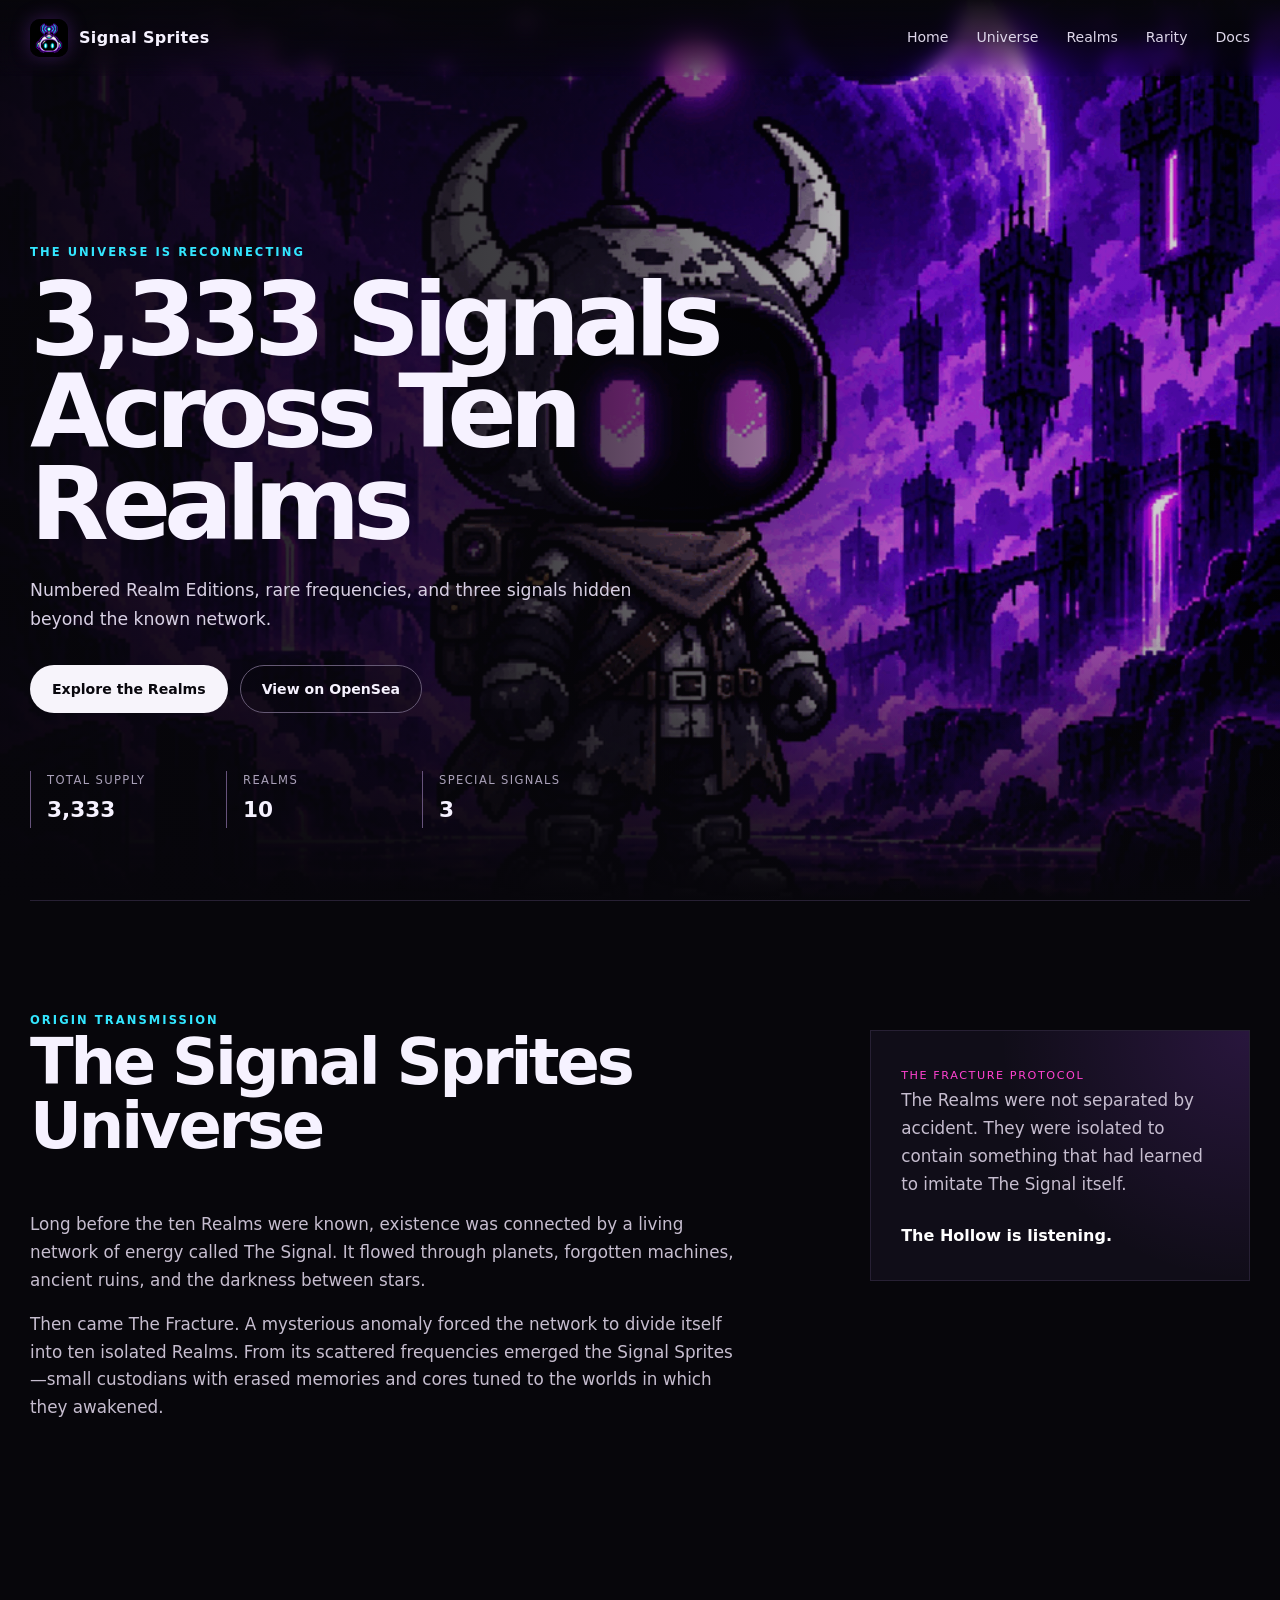
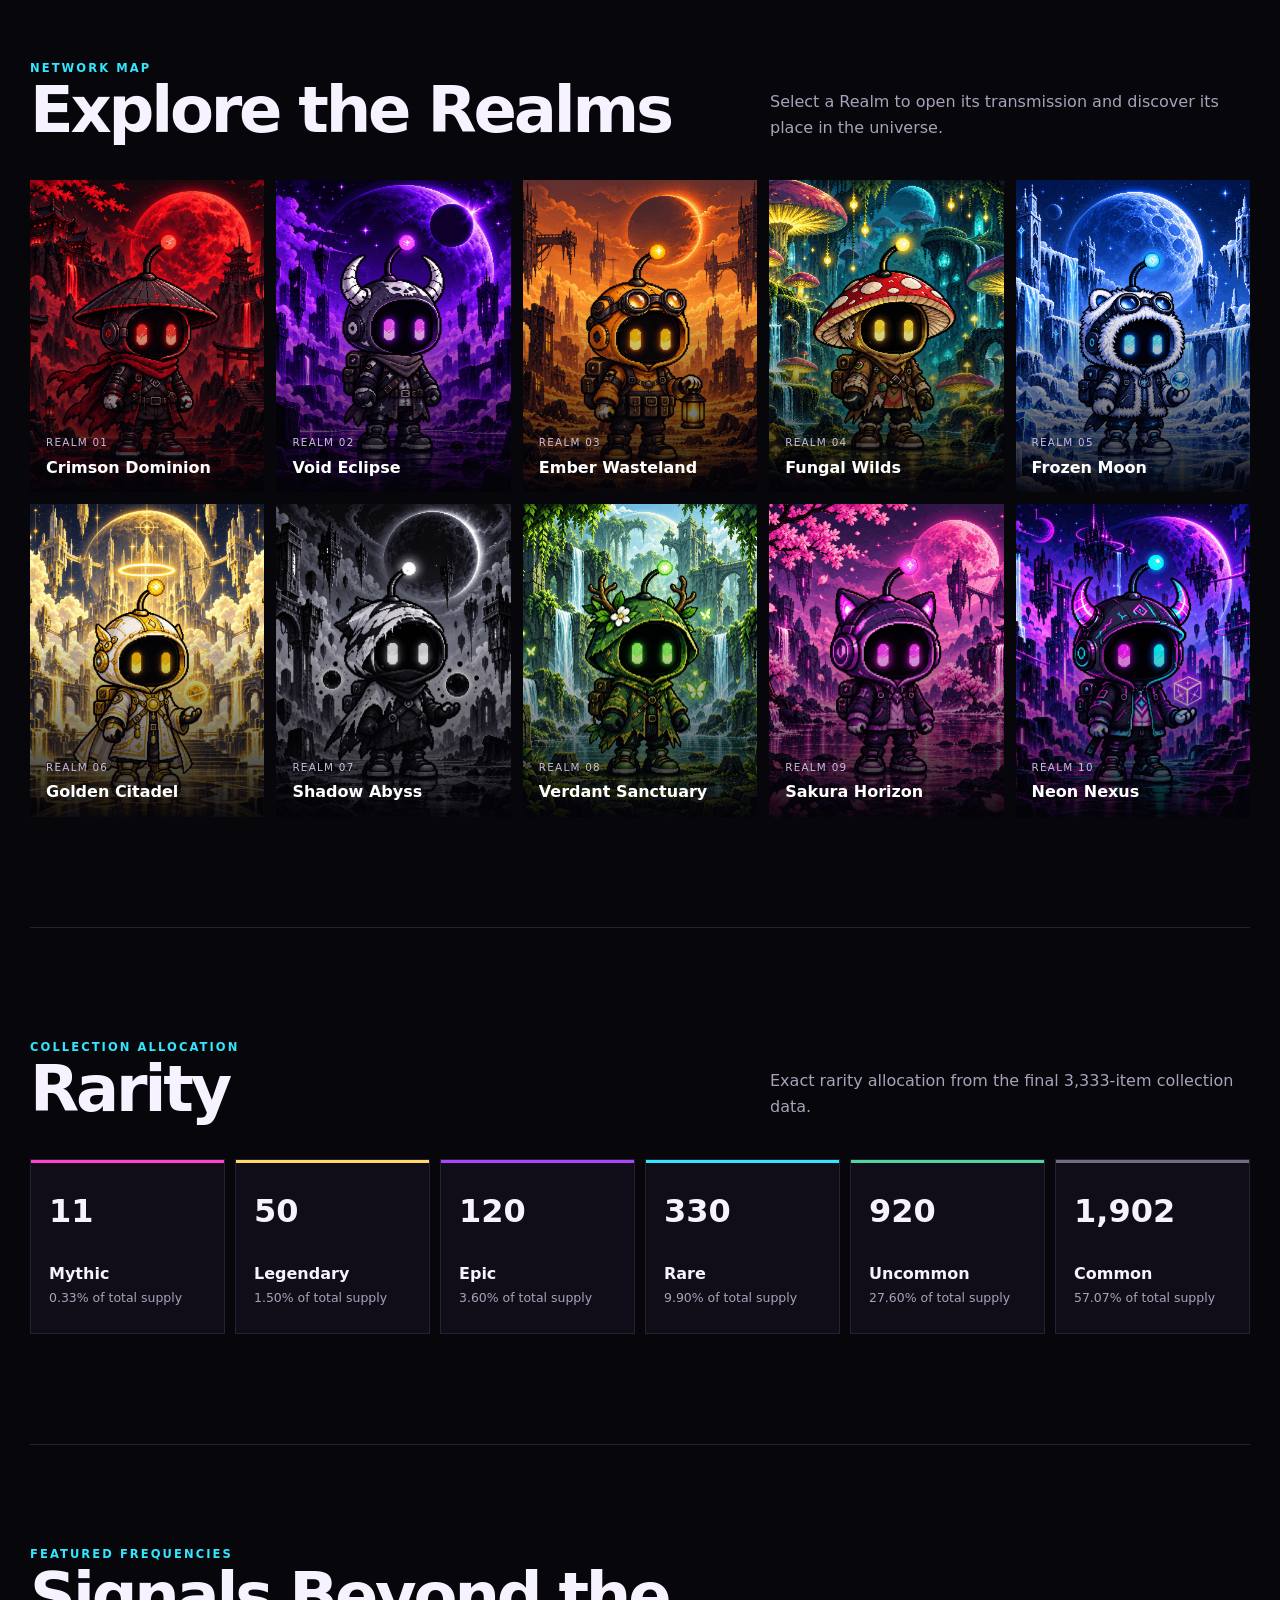
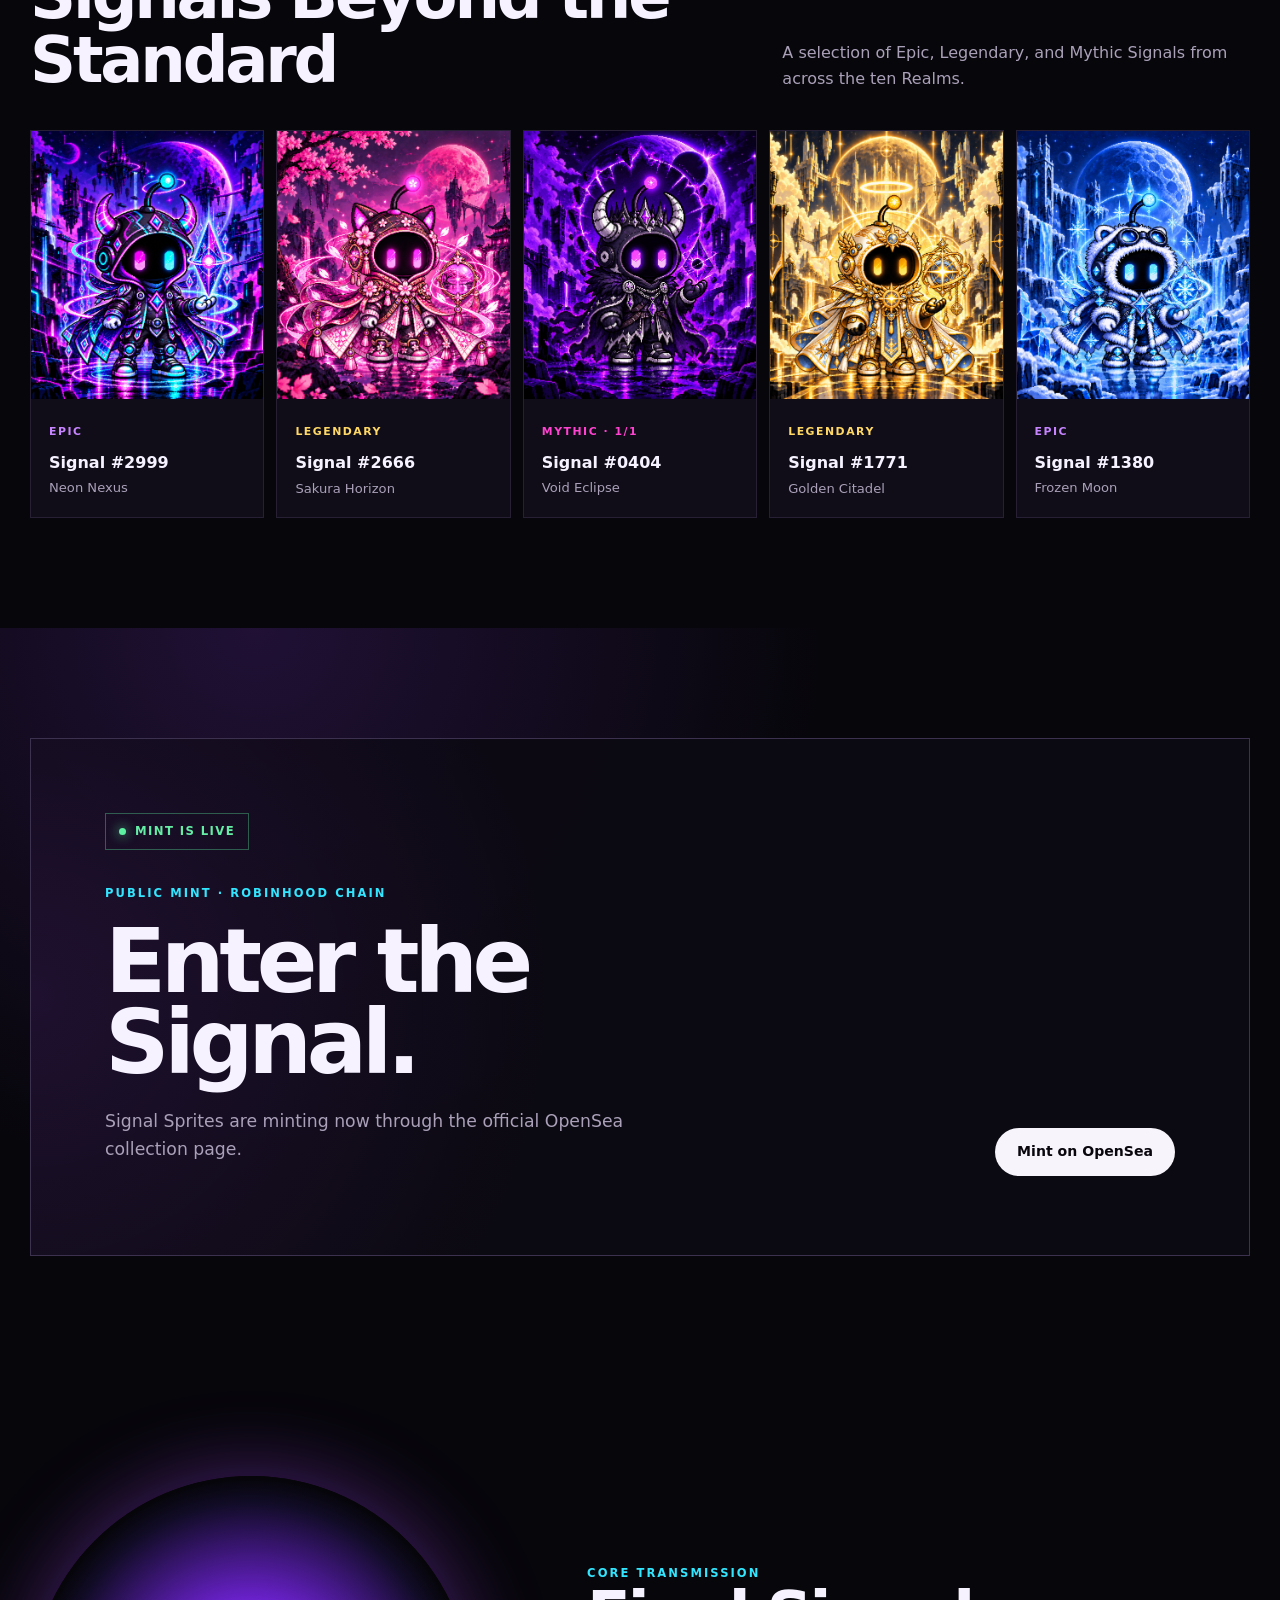
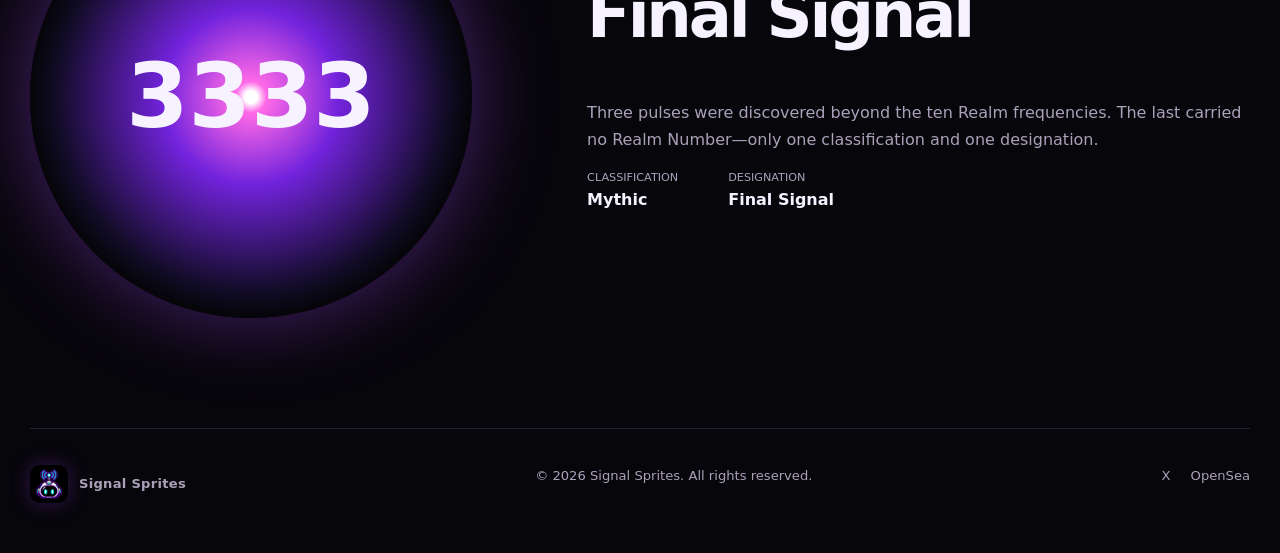
<file: index.html>
<!doctype html>
<html lang="en">
<head>
  <meta charset="utf-8">
  <meta name="viewport" content="width=device-width,initial-scale=1">
  <meta name="theme-color" content="#07060b">
  <meta name="description" content="Signal Sprites is a collection of 3,333 numbered signals across ten interconnected realms.">
  <title>Signal Sprites — The Universe</title>
  <link rel="icon" type="image/png" href="signal-sprites-icon-final.png">
  <link rel="stylesheet" href="styles.css">
  <link rel="stylesheet" href="live.css">
</head>
<body>
  <header class="site-header">
    <a class="brand" href="#top" aria-label="Signal Sprites home"><img class="brand-icon" src="signal-sprites-icon-final.png" alt="">Signal Sprites</a>
    <button class="menu-toggle" aria-expanded="false" aria-controls="site-nav">Menu</button>
    <nav id="site-nav" aria-label="Primary navigation">
      <a href="#top">Home</a>
      <a href="#universe">Universe</a>
      <a href="#realms">Realms</a>
      <a href="#rarity">Rarity</a>
      <a href="roadmap.html">Docs</a>
    </nav>
  </header>

  <main id="top">
    <section class="hero" aria-labelledby="hero-title">
      <img class="hero-image" src="02-void-eclipse.png" alt="Void Eclipse Realm">
      <div class="hero-shade"></div>
      <div class="hero-content">
        <p class="eyebrow">The universe is reconnecting</p>
        <h1 id="hero-title">3,333 Signals<br>Across Ten Realms</h1>
        <p class="hero-copy">Numbered Realm Editions, rare frequencies, and three signals hidden beyond the known network.</p>
        <div class="hero-actions">
          <a class="button primary" href="#realms">Explore the Realms</a>
          <a class="button secondary" href="https://opensea.io/collection/signal-sprites/overview" target="_blank" rel="noreferrer">View on OpenSea</a>
        </div>
        <dl class="hero-stats">
          <div><dt>Total Supply</dt><dd>3,333</dd></div>
          <div><dt>Realms</dt><dd>10</dd></div>
          <div><dt>Special Signals</dt><dd>3</dd></div>
        </dl>
      </div>
    </section>

    <section class="section universe" id="universe">
      <div class="section-label">Origin Transmission</div>
      <div class="story-grid">
        <div>
          <h2>The Signal Sprites Universe</h2>
          <p>Long before the ten Realms were known, existence was connected by a living network of energy called The Signal. It flowed through planets, forgotten machines, ancient ruins, and the darkness between stars.</p>
          <p>Then came The Fracture. A mysterious anomaly forced the network to divide itself into ten isolated Realms. From its scattered frequencies emerged the Signal Sprites—small custodians with erased memories and cores tuned to the worlds in which they awakened.</p>
        </div>
        <div class="story-callout">
          <span>THE FRACTURE PROTOCOL</span>
          <p>The Realms were not separated by accident. They were isolated to contain something that had learned to imitate The Signal itself.</p>
          <strong>The Hollow is listening.</strong>
        </div>
      </div>
    </section>

    <section class="section" id="realms">
      <div class="section-heading">
        <div><div class="section-label">Network Map</div><h2>Explore the Realms</h2></div>
        <p>Select a Realm to open its transmission and discover its place in the universe.</p>
      </div>
      <div class="realm-grid" id="realm-grid"></div>
    </section>

    <section class="section rarity-section" id="rarity">
      <div class="section-heading">
        <div><div class="section-label">Collection Allocation</div><h2>Rarity</h2></div>
        <p>Exact rarity allocation from the final 3,333-item collection data.</p>
      </div>

      <div class="rarity-grid" aria-label="Signal Sprites rarity allocation">
        <article class="rarity mythic"><span>11</span><h3>Mythic</h3><p>0.33% of total supply</p></article>
        <article class="rarity legendary"><span>50</span><h3>Legendary</h3><p>1.50% of total supply</p></article>
        <article class="rarity epic"><span>120</span><h3>Epic</h3><p>3.60% of total supply</p></article>
        <article class="rarity rare"><span>330</span><h3>Rare</h3><p>9.90% of total supply</p></article>
        <article class="rarity uncommon"><span>920</span><h3>Uncommon</h3><p>27.60% of total supply</p></article>
        <article class="rarity common"><span>1,902</span><h3>Common</h3><p>57.07% of total supply</p></article>
      </div>

    </section>

    <section class="section featured-section" id="featured">
      <div class="section-heading">
        <div><div class="section-label">Featured Frequencies</div><h2>Signals Beyond the Standard</h2></div>
        <p>A selection of Epic, Legendary, and Mythic Signals from across the ten Realms.</p>
      </div>
      <div class="featured-grid" aria-label="Featured Signal Sprites">
        <article class="featured-card epic-card"><img src="R10-neon-nexus-epic.png" alt="Epic Signal Sprite from Neon Nexus" loading="lazy"><div><span>Epic</span><h3>Signal #2999</h3><p>Neon Nexus</p></div></article>
        <article class="featured-card legendary-card"><img src="R09-sakura-horizon-legendary.png" alt="Legendary Signal Sprite from Sakura Horizon" loading="lazy"><div><span>Legendary</span><h3>Signal #2666</h3><p>Sakura Horizon</p></div></article>
        <article class="featured-card mythic-card"><img src="realm-02-void-eclipse-mythic-1of1.png" alt="Mythic one-of-one Signal Sprite from Void Eclipse" loading="lazy"><div><span>Mythic · 1/1</span><h3>Signal #0404</h3><p>Void Eclipse</p></div></article>
        <article class="featured-card legendary-card"><img src="R06-golden-citadel-legendary.png" alt="Legendary Signal Sprite from Golden Citadel" loading="lazy"><div><span>Legendary</span><h3>Signal #1771</h3><p>Golden Citadel</p></div></article>
        <article class="featured-card epic-card"><img src="R05-frozen-moon-epic.png" alt="Epic Signal Sprite from Frozen Moon" loading="lazy"><div><span>Epic</span><h3>Signal #1380</h3><p>Frozen Moon</p></div></article>
      </div>
    </section>

    <section class="section mint-section" id="mint">
      <div class="mint-card">
        <div class="live-mint-copy">
          <div class="live-status"><span></span>Mint Is Live</div>
          <div class="section-label">Public Mint · Robinhood Chain</div>
          <h2>Enter the Signal.</h2>
          <p>Signal Sprites are minting now through the official OpenSea collection page.</p>
        </div>
        <a class="button primary live-mint-button" href="https://opensea.io/collection/signal-sprites/overview" target="_blank" rel="noreferrer">Mint on OpenSea</a>
      </div>
    </section>

    <section class="section final-signal">
      <div class="signal-orb">3333</div>
      <div><div class="section-label">Core Transmission</div><h2>Final Signal</h2><p>Three pulses were discovered beyond the ten Realm frequencies. The last carried no Realm Number—only one classification and one designation.</p><dl><div><dt>Classification</dt><dd>Mythic</dd></div><div><dt>Designation</dt><dd>Final Signal</dd></div></dl></div>
    </section>
  </main>

  <footer>
    <a class="brand" href="#top"><img class="brand-icon" src="signal-sprites-icon-final.png" alt="">Signal Sprites</a>
    <p>© 2026 Signal Sprites. All rights reserved.</p>
    <div><a href="https://x.com/SignalSprites" target="_blank" rel="noreferrer">X</a><a href="https://opensea.io/collection/signal-sprites/overview" target="_blank" rel="noreferrer">OpenSea</a></div>
  </footer>

  <dialog id="realm-dialog" aria-labelledby="dialog-title">
    <button class="dialog-close" aria-label="Close Realm transmission">Close</button>
    <div class="dialog-media"><img id="dialog-image" alt=""></div>
    <div class="dialog-copy"><p class="section-label" id="dialog-number"></p><h2 id="dialog-title"></h2><div id="dialog-lore"></div><div class="dialog-meta"><span id="dialog-signal"></span></div></div>
  </dialog>
  <script src="app.js"></script>
</body>
</html>
</file>
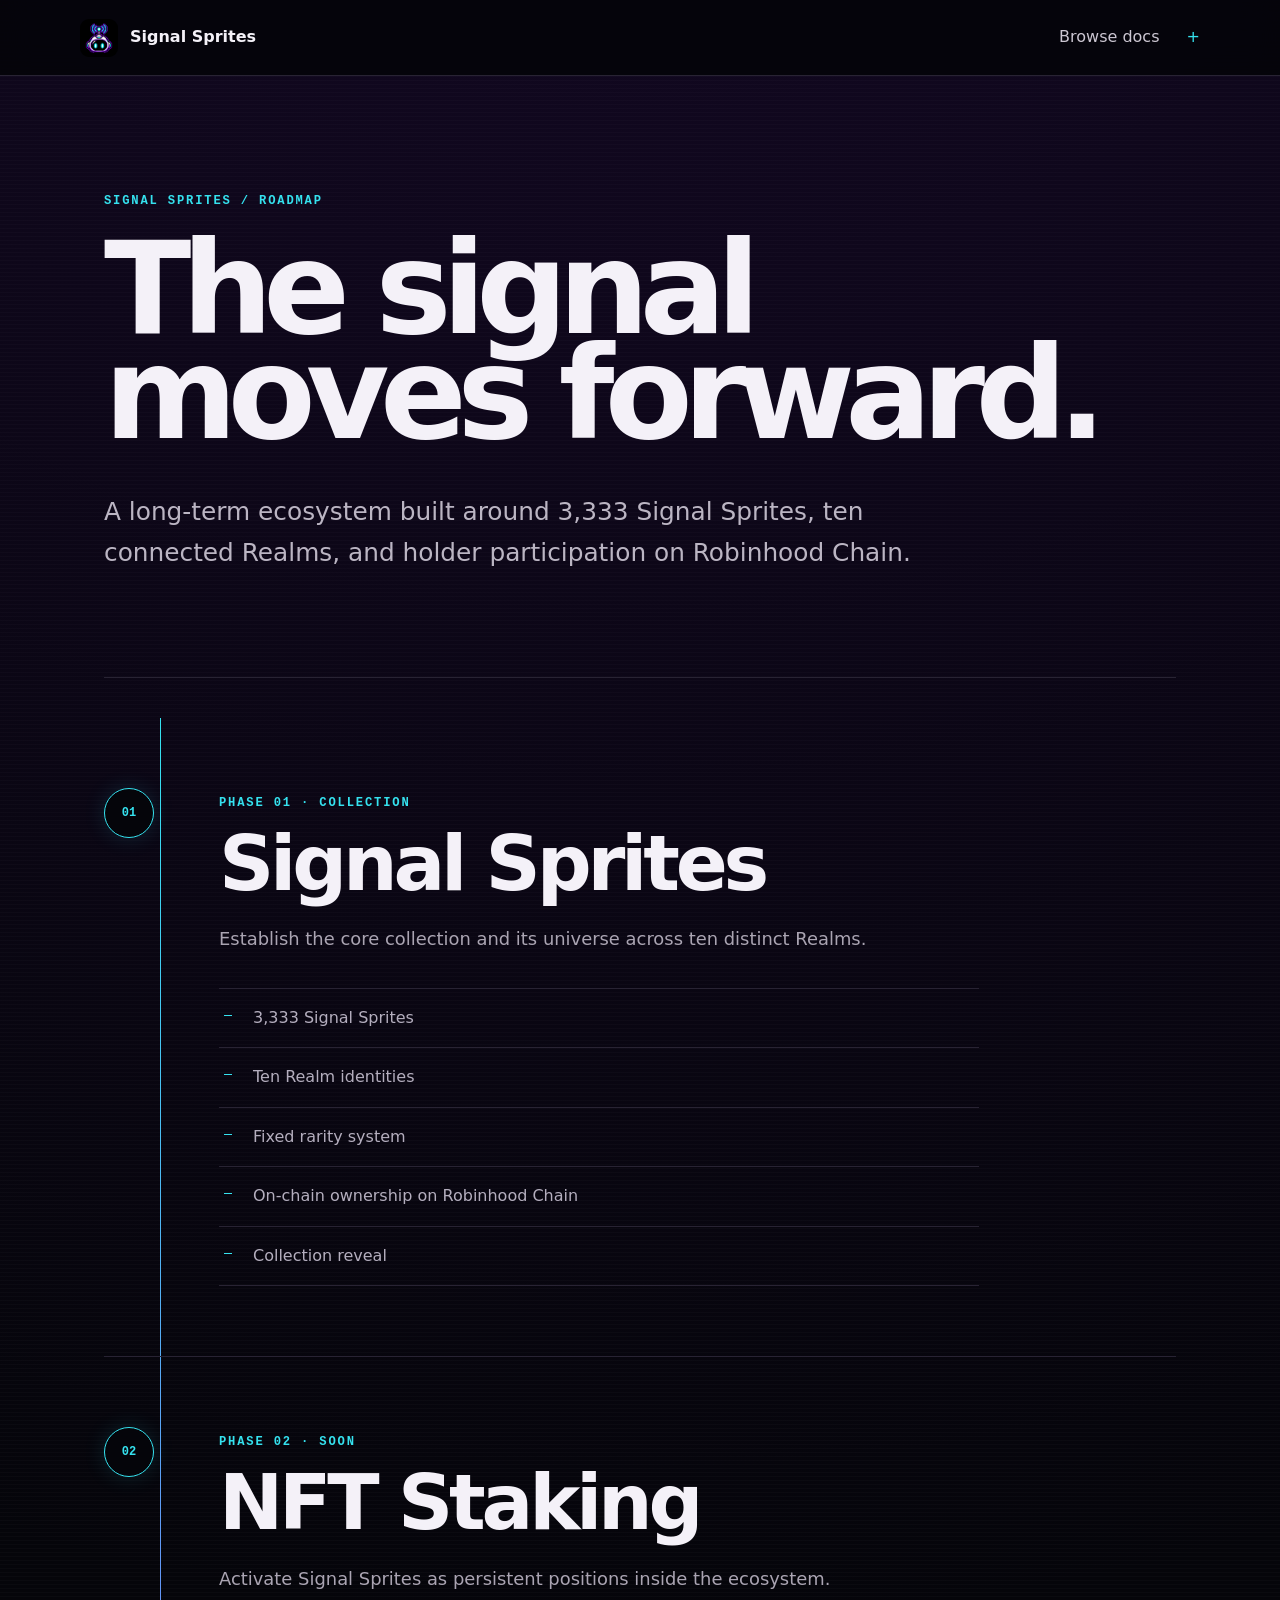
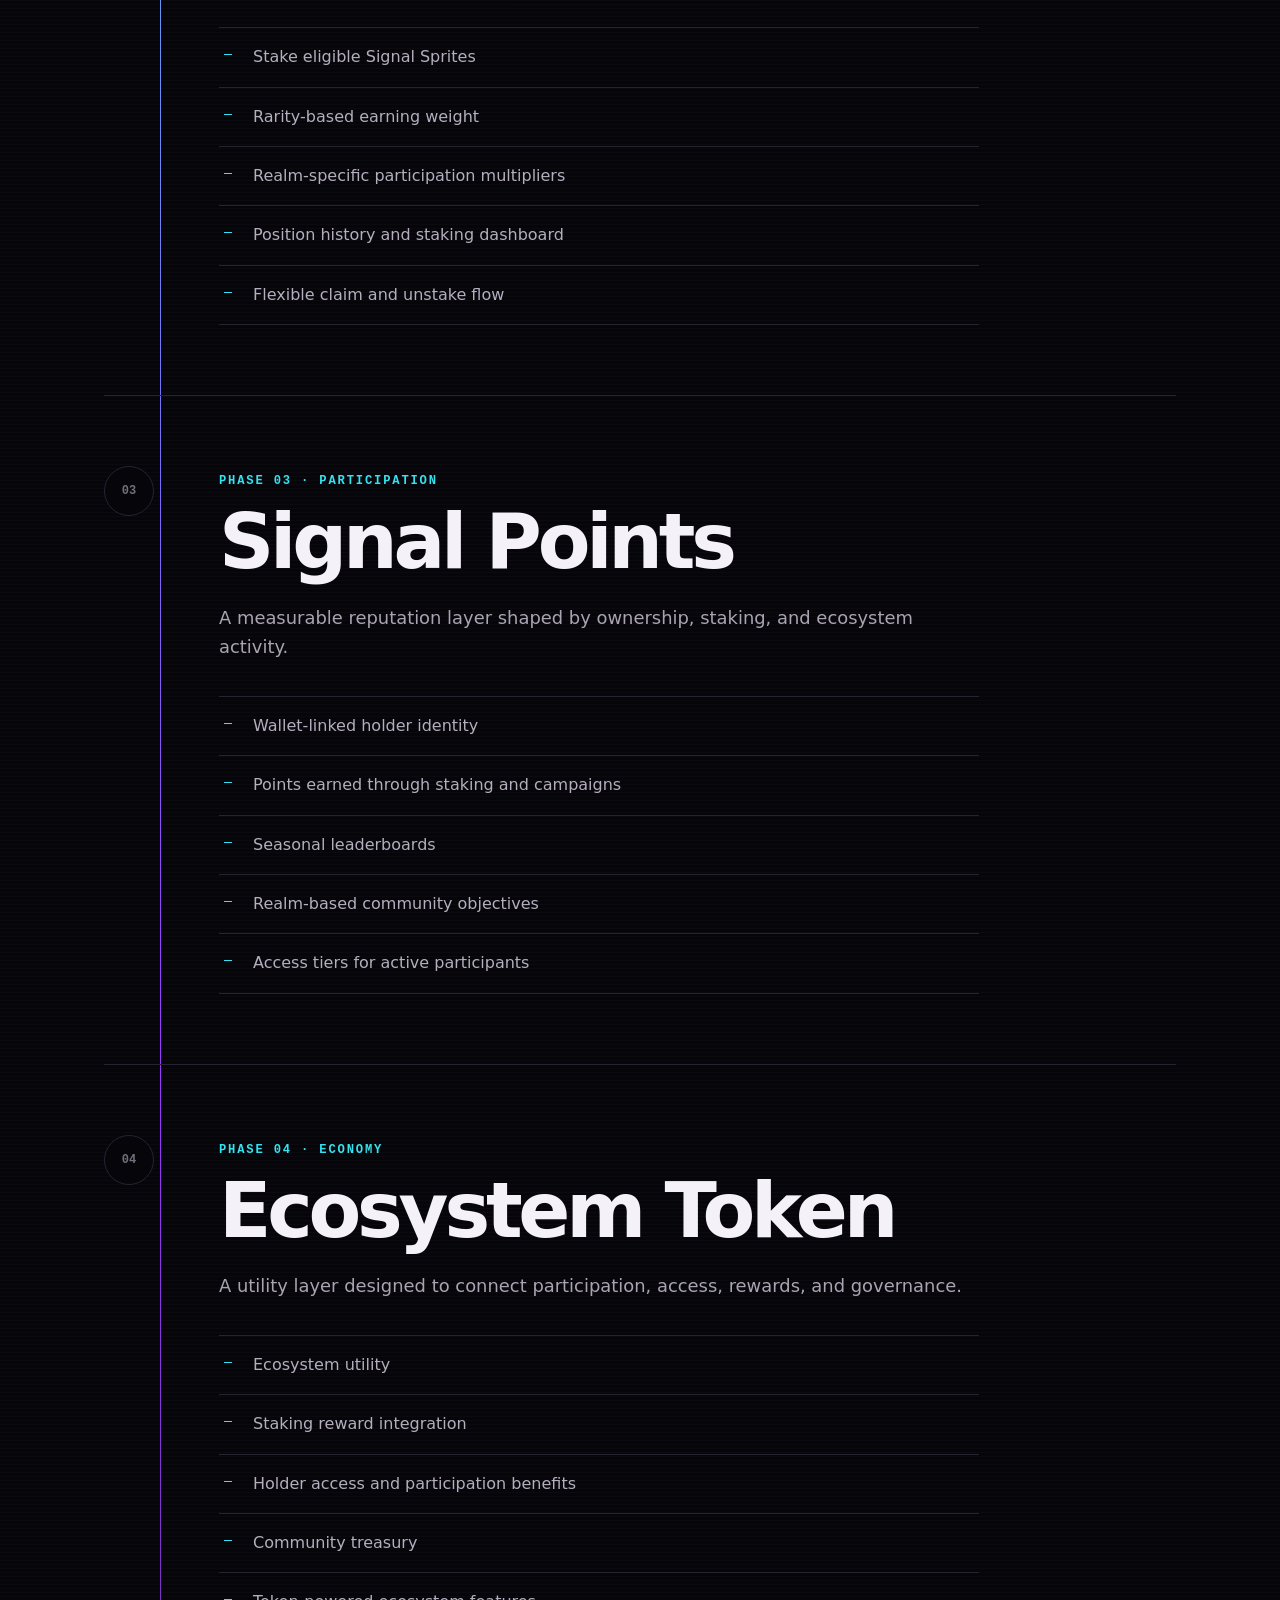
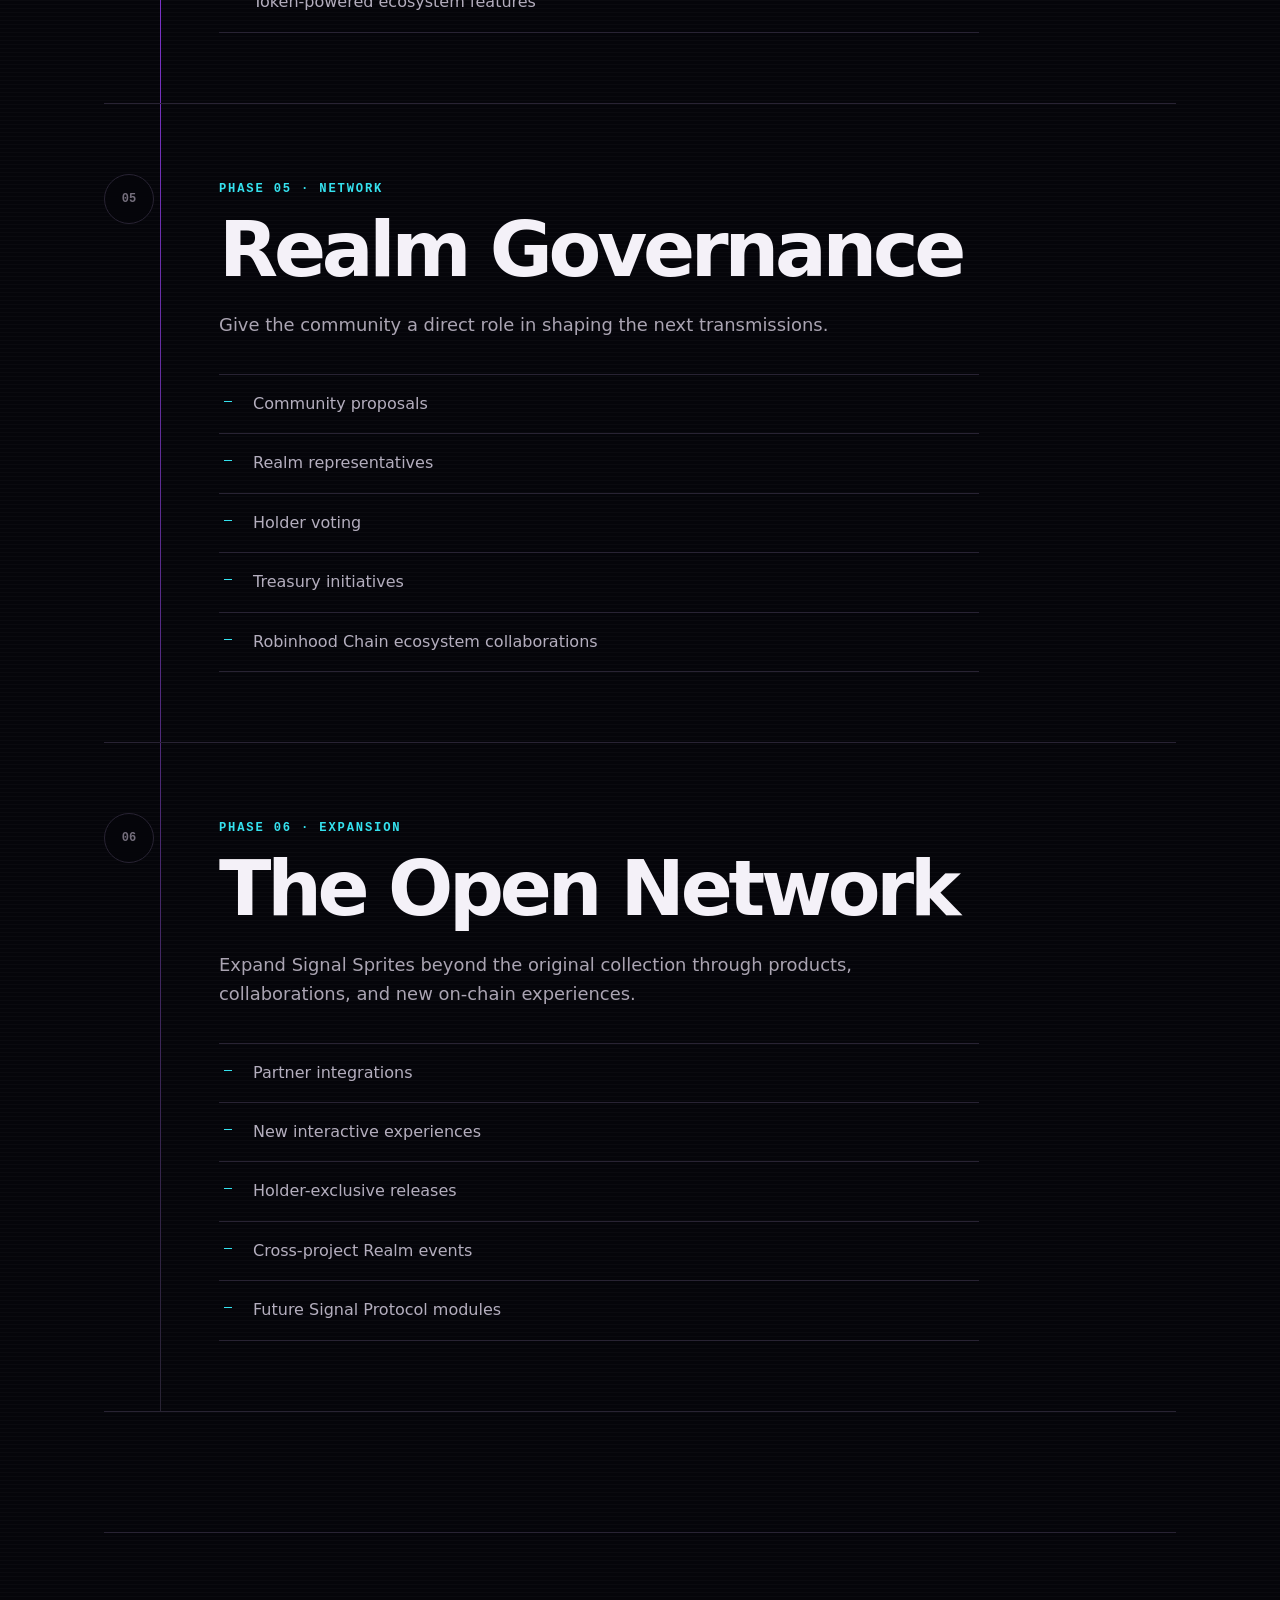
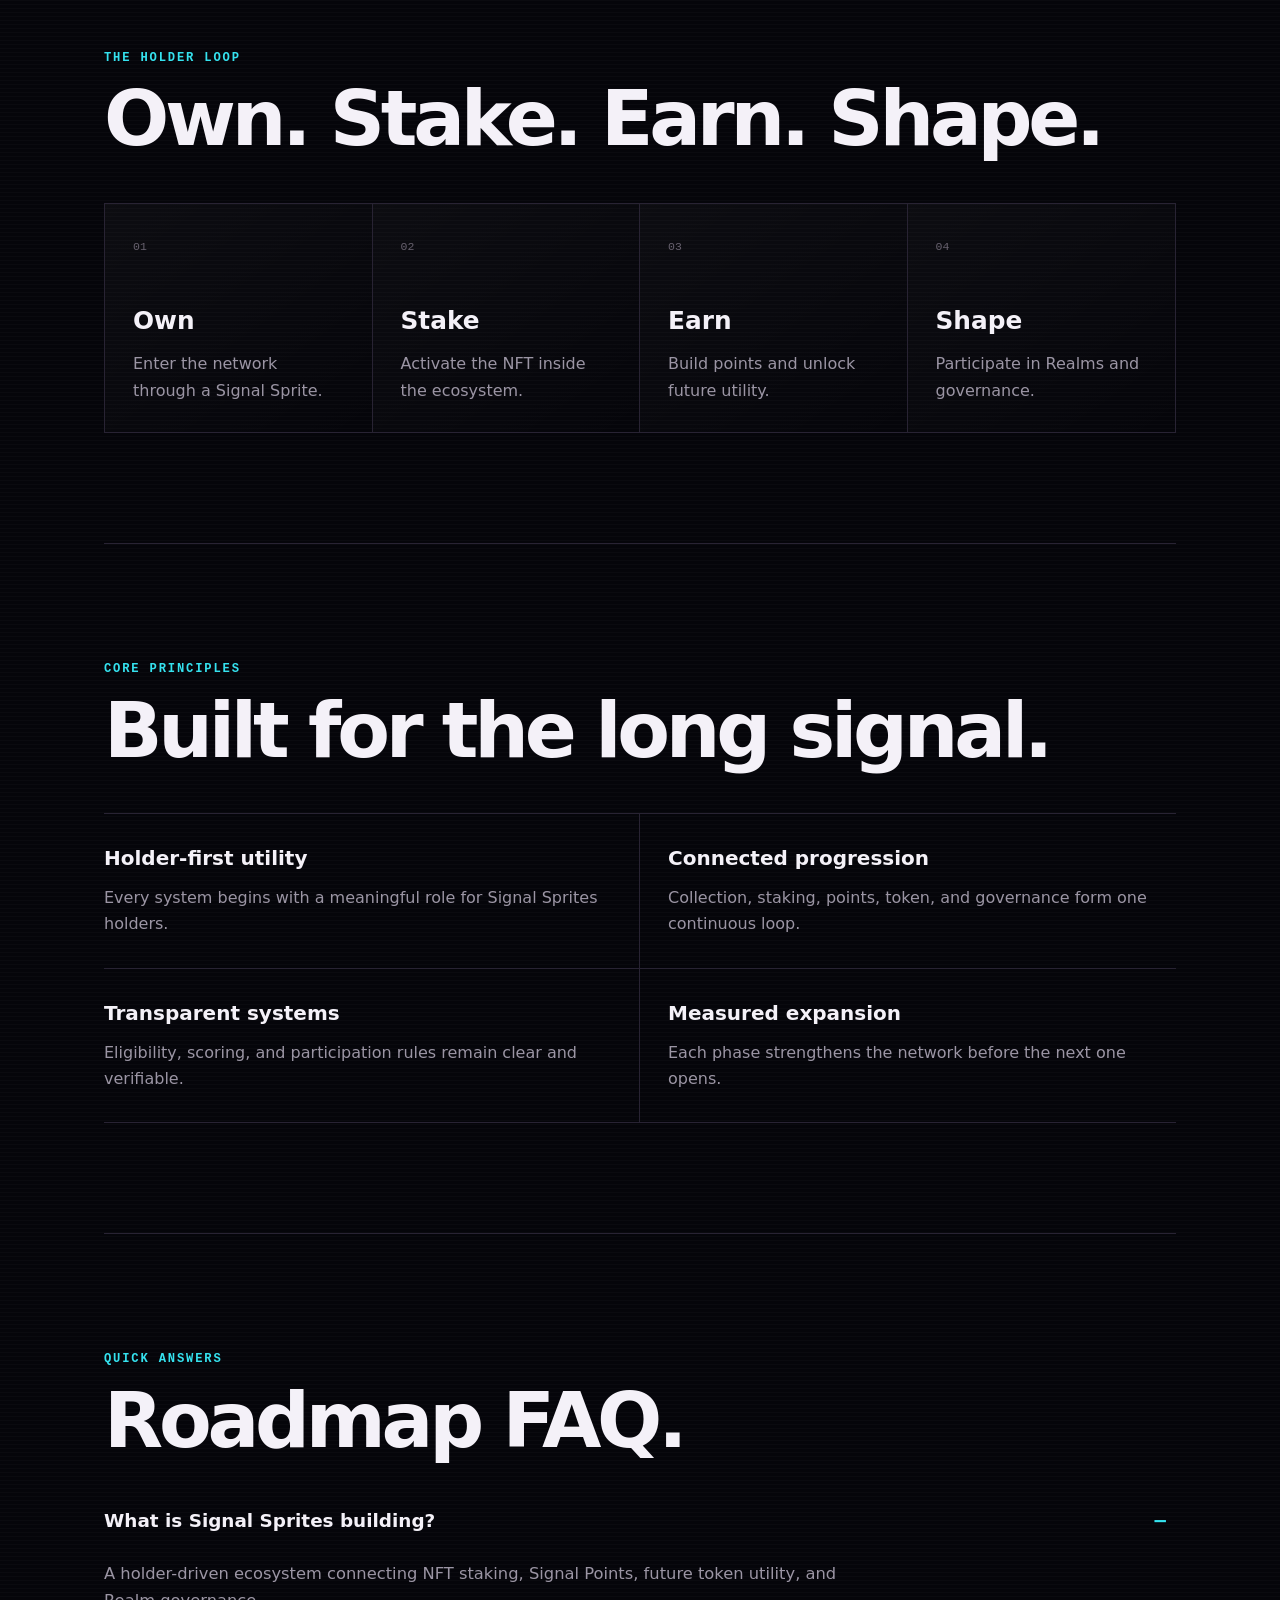
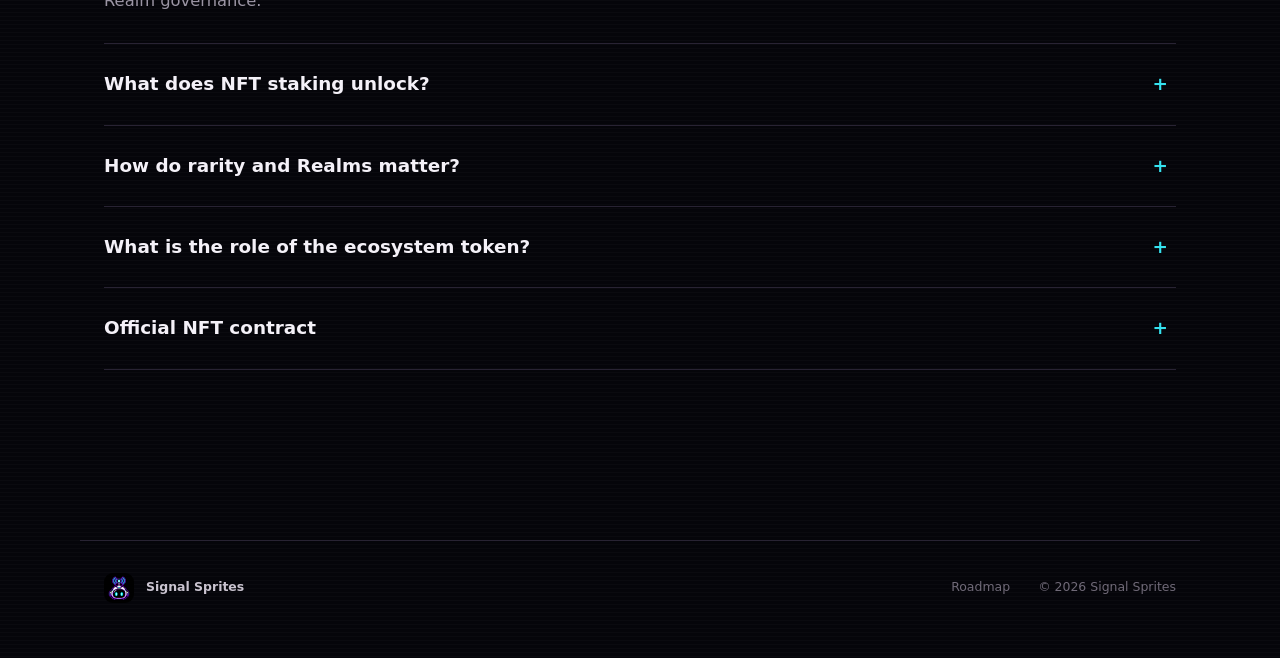
<file: roadmap.html>
<!doctype html><html lang="en"><head><meta charset="utf-8"><meta name="viewport" content="width=device-width,initial-scale=1"><meta name="theme-color" content="#05050a"><meta name="description" content="The Signal Sprites ecosystem roadmap on Robinhood Chain."><title>Signal Sprites — Roadmap</title><link rel="icon" href="signal-sprites-icon-final.png"><link rel="stylesheet" href="docs.css"></head><body>
<header><a class="brand" href="index.html"><img src="signal-sprites-icon-final.png" alt="Signal Sprites"><b>Signal Sprites</b></a><button aria-expanded="false" aria-controls="nav">Browse docs <i>+</i></button><nav id="nav"><a href="#roadmap">Roadmap</a><a href="#ecosystem">Ecosystem</a><a href="#principles">Principles</a><a href="#faq">FAQ</a></nav></header>
<main><section class="intro" id="roadmap"><label>SIGNAL SPRITES / ROADMAP</label><h1>The signal<br>moves forward.</h1><p>A long-term ecosystem built around 3,333 Signal Sprites, ten connected Realms, and holder participation on Robinhood Chain.</p></section>
<section class="timeline">
<article class="active"><em>01</em><div><label>PHASE 01 · COLLECTION</label><h2>Signal Sprites</h2><p>Establish the core collection and its universe across ten distinct Realms.</p><ul><li>3,333 Signal Sprites</li><li>Ten Realm identities</li><li>Fixed rarity system</li><li>On-chain ownership on Robinhood Chain</li><li>Collection reveal</li></ul></div></article>
<article class="active"><em>02</em><div><label>PHASE 02 · SOON</label><h2>NFT Staking</h2><p>Activate Signal Sprites as persistent positions inside the ecosystem.</p><ul><li>Stake eligible Signal Sprites</li><li>Rarity-based earning weight</li><li>Realm-specific participation multipliers</li><li>Position history and staking dashboard</li><li>Flexible claim and unstake flow</li></ul></div></article>
<article><em>03</em><div><label>PHASE 03 · PARTICIPATION</label><h2>Signal Points</h2><p>A measurable reputation layer shaped by ownership, staking, and ecosystem activity.</p><ul><li>Wallet-linked holder identity</li><li>Points earned through staking and campaigns</li><li>Seasonal leaderboards</li><li>Realm-based community objectives</li><li>Access tiers for active participants</li></ul></div></article>
<article><em>04</em><div><label>PHASE 04 · ECONOMY</label><h2>Ecosystem Token</h2><p>A utility layer designed to connect participation, access, rewards, and governance.</p><ul><li>Ecosystem utility</li><li>Staking reward integration</li><li>Holder access and participation benefits</li><li>Community treasury</li><li>Token-powered ecosystem features</li></ul></div></article>
<article><em>05</em><div><label>PHASE 05 · NETWORK</label><h2>Realm Governance</h2><p>Give the community a direct role in shaping the next transmissions.</p><ul><li>Community proposals</li><li>Realm representatives</li><li>Holder voting</li><li>Treasury initiatives</li><li>Robinhood Chain ecosystem collaborations</li></ul></div></article>
<article><em>06</em><div><label>PHASE 06 · EXPANSION</label><h2>The Open Network</h2><p>Expand Signal Sprites beyond the original collection through products, collaborations, and new on-chain experiences.</p><ul><li>Partner integrations</li><li>New interactive experiences</li><li>Holder-exclusive releases</li><li>Cross-project Realm events</li><li>Future Signal Protocol modules</li></ul></div></article></section>
<section class="system" id="ecosystem"><label>THE HOLDER LOOP</label><h2>Own. Stake. Earn. Shape.</h2><div class="grid"><article><span>01</span><h3>Own</h3><p>Enter the network through a Signal Sprite.</p></article><article><span>02</span><h3>Stake</h3><p>Activate the NFT inside the ecosystem.</p></article><article><span>03</span><h3>Earn</h3><p>Build points and unlock future utility.</p></article><article><span>04</span><h3>Shape</h3><p>Participate in Realms and governance.</p></article></div></section>
<section class="principles" id="principles"><label>CORE PRINCIPLES</label><h2>Built for the long signal.</h2><div class="pairs"><article><h3>Holder-first utility</h3><p>Every system begins with a meaningful role for Signal Sprites holders.</p></article><article><h3>Connected progression</h3><p>Collection, staking, points, token, and governance form one continuous loop.</p></article><article><h3>Transparent systems</h3><p>Eligibility, scoring, and participation rules remain clear and verifiable.</p></article><article><h3>Measured expansion</h3><p>Each phase strengthens the network before the next one opens.</p></article></div></section>
<section class="faq" id="faq"><label>QUICK ANSWERS</label><h2>Roadmap FAQ.</h2><details open><summary>What is Signal Sprites building?</summary><p>A holder-driven ecosystem connecting NFT staking, Signal Points, future token utility, and Realm governance.</p></details><details><summary>What does NFT staking unlock?</summary><p>Staking activates an NFT for ecosystem participation, point accrual, future utility, and holder progression.</p></details><details><summary>How do rarity and Realms matter?</summary><p>Rarity can influence staking weight, while Realms create distinct identities, objectives, and community participation paths.</p></details><details><summary>What is the role of the ecosystem token?</summary><p>The token is planned as a utility layer for participation, access, rewards, treasury activity, and governance across the Signal Sprites ecosystem.</p></details><details><summary>Official NFT contract</summary><p class="contract">0x191d1b8b959b922a0d2a5329bb2d0fd1e7bc9f3c</p></details></section></main>
<footer><a class="brand" href="index.html"><img src="signal-sprites-icon-final.png" alt=""><b>Signal Sprites</b></a><span>Roadmap</span><span>© 2026 Signal Sprites</span></footer><script>const b=document.querySelector('button'),n=document.querySelector('nav');b.onclick=()=>{let o=b.ariaExpanded==='true';b.ariaExpanded=!o;n.classList.toggle('open',!o)};n.querySelectorAll('a').forEach(a=>a.onclick=()=>{b.ariaExpanded=false;n.classList.remove('open')})</script></body></html>
</file>
<file: styles.css>
:root{--bg:#07060b;--panel:#100d18;--text:#f6f2ff;--muted:#aaa1b9;--line:#272034;--violet:#a945ff;--cyan:#33e6ff;--pink:#ff42d0;--gold:#ffd866;--max:1220px}*{box-sizing:border-box}html{scroll-behavior:smooth}body{margin:0;background:var(--bg);color:var(--text);font-family:Inter,ui-sans-serif,system-ui,-apple-system,BlinkMacSystemFont,"Segoe UI",sans-serif;line-height:1.65}a{color:inherit;text-decoration:none}button{font:inherit}.site-header{height:76px;display:flex;align-items:center;justify-content:space-between;padding:0 max(24px,calc((100vw - var(--max))/2));position:fixed;inset:0 0 auto;z-index:20;background:linear-gradient(180deg,rgba(7,6,11,.96),rgba(7,6,11,.65),transparent);backdrop-filter:blur(8px)}.brand{display:flex;align-items:center;gap:11px;font-weight:800;letter-spacing:.02em}.brand-mark{width:16px;height:16px;border:2px solid var(--cyan);border-radius:50%;box-shadow:0 0 16px var(--violet);position:relative}.brand-mark:after{content:"";position:absolute;width:4px;height:4px;border-radius:50%;background:var(--pink);inset:4px}.site-header nav{display:flex;gap:28px;align-items:center}.site-header nav a{font-size:.88rem;color:#ddd6e9}.site-header nav a:hover{color:#fff}.menu-toggle{display:none;background:none;border:1px solid var(--line);color:#fff;border-radius:999px;padding:7px 13px}.hero{min-height:100svh;display:grid;align-items:end;position:relative;overflow:hidden}.hero>.hero-image{position:absolute;width:100%;height:100%;object-fit:cover;inset:0;filter:saturate(.9) contrast(1.05)}.hero-shade{position:absolute;inset:0;background:linear-gradient(90deg,rgba(7,6,11,.96) 0%,rgba(7,6,11,.76) 42%,rgba(7,6,11,.2) 72%),linear-gradient(0deg,var(--bg),transparent 35%)}.hero-content{position:relative;z-index:2;width:min(var(--max),calc(100% - 48px));margin:0 auto;padding:150px 0 72px}.eyebrow,.section-label{text-transform:uppercase;letter-spacing:.18em;font-size:.72rem;font-weight:800;color:var(--cyan)}h1,h2,h3,p{margin-top:0}h1{font-size:clamp(3.5rem,8vw,7.5rem);line-height:.9;letter-spacing:-.07em;max-width:850px;margin-bottom:26px;text-wrap:balance}h2{font-size:clamp(2.3rem,5vw,4.4rem);line-height:1;letter-spacing:-.05em}.hero-copy{max-width:610px;color:#d8d0e4;font-size:1.08rem}.hero-actions{display:flex;gap:12px;flex-wrap:wrap;margin:32px 0 58px}.button{display:inline-flex;align-items:center;justify-content:center;min-height:48px;padding:0 21px;border-radius:999px;font-weight:800;font-size:.88rem;border:1px solid transparent}.button.primary{background:#f7f4fb;color:#09070d}.button.primary:hover{background:var(--cyan)}.button.secondary{border-color:#655974;background:rgba(10,8,15,.35)}.button.secondary:hover{border-color:#fff}.hero-stats{display:grid;grid-template-columns:repeat(3,minmax(110px,170px));gap:26px;margin:0}.hero-stats div{border-left:1px solid #66537b;padding-left:16px}.hero-stats dt{color:var(--muted);font-size:.72rem;text-transform:uppercase;letter-spacing:.12em}.hero-stats dd{margin:2px 0 0;font-size:1.35rem;font-weight:800}.section{width:min(var(--max),calc(100% - 48px));margin:0 auto;padding:110px 0}.universe{border-top:1px solid var(--line)}.story-grid{display:grid;grid-template-columns:1.5fr .8fr;gap:10vw;align-items:start}.story-grid p{color:#c6bdcf;font-size:1.05rem}.story-callout{border:1px solid var(--line);padding:30px;background:radial-gradient(circle at top right,rgba(169,69,255,.16),transparent 55%),var(--panel)}.story-callout span{font-size:.7rem;letter-spacing:.14em;color:var(--pink)}.story-callout strong{display:block;margin-top:25px;color:#fff}.section-heading{display:flex;align-items:end;justify-content:space-between;gap:40px;margin-bottom:38px}.section-heading h2{margin-bottom:0}.section-heading>p{max-width:480px;color:var(--muted);margin:0}.realm-grid{display:grid;grid-template-columns:repeat(5,1fr);gap:12px}.realm-card{padding:0;border:0;background:var(--panel);color:#fff;text-align:left;position:relative;overflow:hidden;aspect-ratio:.75;cursor:pointer}.realm-card img{width:100%;height:100%;object-fit:cover;display:block;transition:transform .6s,filter .6s}.realm-card:after{content:"";position:absolute;inset:40% 0 0;background:linear-gradient(transparent,rgba(4,3,8,.94))}.realm-card:hover img{transform:scale(1.04);filter:saturate(1.2)}.realm-card div{position:absolute;z-index:2;inset:auto 16px 16px}.realm-card span{font-size:.65rem;text-transform:uppercase;letter-spacing:.12em;color:#cbbbdc}.realm-card strong{display:block;font-size:1rem;line-height:1.1;margin-top:4px}.rarity-section{border-top:1px solid var(--line)}.rarity-grid{display:grid;grid-template-columns:repeat(6,1fr);gap:10px}.rarity{border:1px solid var(--line);padding:25px 18px;background:var(--panel);min-height:150px}.rarity span{font-size:2rem;font-weight:900}.rarity h3{margin:24px 0 0;font-size:1rem}.rarity p{color:var(--muted);font-size:.78rem;margin:0}.mythic{box-shadow:inset 0 3px var(--pink)}.legendary{box-shadow:inset 0 3px var(--gold)}.epic{box-shadow:inset 0 3px var(--violet)}.rare{box-shadow:inset 0 3px var(--cyan)}.uncommon{box-shadow:inset 0 3px #4ed69c}.common{box-shadow:inset 0 3px #746b7e}.rarity-breakdown{display:grid;grid-template-columns:1fr 1fr;gap:12px;margin-top:18px}.rarity-breakdown>article{border:1px solid var(--line);background:linear-gradient(145deg,rgba(169,69,255,.08),transparent 55%),var(--panel);padding:28px}.rarity-breakdown h3{font-size:1.45rem;margin:8px 0 18px}.allocation-row,.allocation-total{display:flex;justify-content:space-between;align-items:center;gap:20px;padding:10px 0;border-bottom:1px solid var(--line)}.allocation-row span{color:#c9c0d4}.allocation-row strong,.allocation-total strong{font-variant-numeric:tabular-nums}.allocation-total{margin-top:6px;border-bottom:0;padding-top:16px}.allocation-total span{font-weight:800}.allocation-note{color:var(--muted);font-size:.86rem;margin:18px 0 0}.rarity-grid .rarity span{font-variant-numeric:tabular-nums}.special-numbers{margin-top:12px;border:1px solid var(--line);padding:30px;background:linear-gradient(115deg,rgba(169,69,255,.12),transparent)}.special-numbers h3{font-size:1.5rem}.number-row{display:flex;flex-wrap:wrap;gap:10px}.number-row span{border:1px solid #594969;border-radius:999px;padding:8px 16px;font-family:ui-monospace,monospace}.mint-section{width:100%;background:radial-gradient(circle at 20% 0,rgba(84,39,141,.32),transparent 45%);padding-left:max(24px,calc((100vw - var(--max))/2));padding-right:max(24px,calc((100vw - var(--max))/2))}.mint-card{width:100%;max-width:var(--max);margin:auto;border:1px solid #3d3150;background:rgba(12,9,18,.85);padding:50px}.countdown{display:flex;gap:9px;margin:30px 0}.countdown>span{min-width:76px;padding:12px;border:1px solid var(--line);font-size:1.5rem;font-weight:900;text-align:center}.countdown small{display:block;font-size:.56rem;text-transform:uppercase;letter-spacing:.1em;color:var(--muted);font-weight:600}.phases{display:grid;grid-template-columns:repeat(3,1fr);gap:10px}.phases article{padding:22px;border:1px solid var(--line);background:#0b0910}.phases article>span,.mint-footer span{font-size:.66rem;color:var(--cyan);text-transform:uppercase;letter-spacing:.12em}.phases h3{margin:8px 0 4px}.phases p,.phases small{color:var(--muted);font-size:.85rem}.mint-footer{display:flex;align-items:center;gap:36px;margin-top:28px}.mint-footer div{display:flex;flex-direction:column}.mint-footer .button{margin-left:auto}.final-signal{display:grid;grid-template-columns:.8fr 1.2fr;gap:9vw;align-items:center}.signal-orb{aspect-ratio:1;border-radius:50%;display:grid;place-items:center;font-size:clamp(2.8rem,7vw,6rem);font-weight:900;background:radial-gradient(circle,#fff 0 2%,#fe69e7 5%,#7223dc 28%,#120c28 62%,#06050a 70%);box-shadow:0 0 80px rgba(169,69,255,.4)}.final-signal p{color:var(--muted)}.final-signal dl{display:flex;gap:50px}.final-signal dt{font-size:.7rem;text-transform:uppercase;color:var(--muted)}.final-signal dd{margin:0;font-weight:800}footer{width:min(var(--max),calc(100% - 48px));margin:auto;padding:36px 0 50px;border-top:1px solid var(--line);display:flex;justify-content:space-between;gap:24px;color:var(--muted);font-size:.82rem}footer>div{display:flex;gap:20px}dialog{width:min(1040px,calc(100% - 28px));padding:0;border:1px solid #4a3c5f;background:#09070e;color:#fff;grid-template-columns:1fr 1fr;max-height:88vh;overflow:auto}dialog[open]{display:grid}dialog::backdrop{background:rgba(2,1,5,.88);backdrop-filter:blur(10px)}.dialog-close{position:absolute;right:12px;top:12px;z-index:3;border:1px solid #6b5d79;background:#0b0910;color:#fff;border-radius:999px;padding:8px 14px;cursor:pointer}.dialog-media{min-height:600px}.dialog-media img{width:100%;height:100%;object-fit:cover;display:block}.dialog-copy{padding:55px 45px}.dialog-copy h2{font-size:3.2rem}.dialog-copy p{color:#bbb1c6}.dialog-meta{display:flex;gap:10px;flex-wrap:wrap;margin-top:28px}.dialog-meta span{border:1px solid var(--line);border-radius:999px;padding:7px 12px;font-size:.72rem}.dialog-copy{scrollbar-width:thin}@media(max-width:900px){.rarity-breakdown{grid-template-columns:1fr}.site-header nav{display:none;position:absolute;top:68px;right:18px;flex-direction:column;align-items:flex-start;background:#0b0910;border:1px solid var(--line);padding:20px;width:190px}.site-header nav.open{display:flex}.menu-toggle{display:block}.hero-content{padding-bottom:48px}.hero-stats{grid-template-columns:repeat(2,1fr)}.story-grid,.final-signal{grid-template-columns:1fr}.realm-grid{grid-template-columns:repeat(2,1fr)}.rarity-grid{grid-template-columns:repeat(3,1fr)}.phases{grid-template-columns:1fr}.mint-footer{align-items:flex-start;flex-wrap:wrap}.mint-footer .button{margin-left:0;width:100%}dialog[open]{grid-template-columns:1fr}.dialog-media{min-height:auto;aspect-ratio:1}.dialog-copy{padding:34px 24px}.dialog-copy h2{font-size:2.5rem}footer{flex-direction:column}}@media(max-width:560px){.hero-content,.section,footer{width:calc(100% - 32px)}.hero-shade{background:linear-gradient(0deg,var(--bg),rgba(7,6,11,.55) 65%,rgba(7,6,11,.25))}h1{font-size:3.35rem}.hero-copy{font-size:1rem}.hero-stats{gap:18px}.section{padding:78px 0}.section-heading{display:block}.section-heading>p{margin-top:18px}.realm-grid{gap:8px}.rarity-grid{grid-template-columns:repeat(2,1fr)}.rarity{min-height:135px}.mint-card{padding:28px 18px;width:calc(100% - 16px)}.countdown{gap:5px}.countdown>span{min-width:0;flex:1;font-size:1.2rem;padding:9px 4px}.final-signal{gap:50px}.signal-orb{width:80%;margin:auto}}
</file>
<file: live.css>
.brand-icon{width:38px;height:38px;object-fit:cover;border-radius:10px;box-shadow:0 0 20px rgba(169,69,255,.28)}
.featured-section{border-top:1px solid var(--line);padding-top:100px}
.featured-grid{display:grid;grid-template-columns:repeat(5,1fr);gap:12px}
.featured-card{position:relative;overflow:hidden;border:1px solid var(--line);background:var(--panel)}
.featured-card img{display:block;width:100%;aspect-ratio:1/1.15;object-fit:cover;transition:transform .55s ease,filter .55s ease}
.featured-card:hover img{transform:scale(1.035);filter:saturate(1.12)}
.featured-card div{padding:18px}.featured-card span{font-size:.68rem;text-transform:uppercase;letter-spacing:.14em;font-weight:800}.featured-card h3{font-size:1rem;margin:7px 0 1px}.featured-card p{margin:0;color:var(--muted);font-size:.82rem}
.epic-card{box-shadow:inset 0 3px var(--violet)}.epic-card span{color:#c684ff}.legendary-card{box-shadow:inset 0 3px var(--gold)}.legendary-card span{color:var(--gold)}.mythic-card{box-shadow:inset 0 3px var(--pink)}.mythic-card span{color:var(--pink)}
.mint-card{background:radial-gradient(circle at 0 50%,rgba(169,69,255,.12),transparent 42%),rgba(12,9,18,.9)}
.mint-card{display:flex;align-items:flex-end;justify-content:space-between;gap:48px;padding:clamp(34px,6vw,74px)}
.live-mint-copy{max-width:720px}.live-mint-copy h2{font-size:clamp(3.2rem,7vw,6.5rem);line-height:.9;letter-spacing:-.06em;margin:18px 0 24px}.live-mint-copy>p{max-width:600px;color:var(--muted);font-size:1.08rem}.live-status{display:inline-flex;align-items:center;gap:9px;margin-bottom:34px;padding:8px 13px;border:1px solid rgba(93,242,162,.35);color:#65eda6;font-size:.73rem;font-weight:800;letter-spacing:.12em;text-transform:uppercase}.live-status span{width:7px;height:7px;border-radius:50%;background:#5df2a2;box-shadow:0 0 12px #5df2a2}.live-mint-button{white-space:nowrap;margin-bottom:5px}
@media(max-width:900px){.featured-grid{grid-template-columns:repeat(2,1fr)}.featured-card:last-child{grid-column:span 2}}
@media(max-width:720px){.mint-card{display:block}.live-mint-button{display:inline-flex;margin-top:28px}}
@media(max-width:560px){.featured-grid{grid-template-columns:1fr}.featured-card:last-child{grid-column:auto}.featured-card img{aspect-ratio:1}.live-mint-copy h2{font-size:3.5rem}}
</file>
<file: docs.css>
:root{--bg:#05050a;--panel:#0a0911;--text:#f4f1f8;--muted:#9b95a4;--line:#282333;--cyan:#35e2ef;--purple:#9a38ff;--green:#5df2a2}*{box-sizing:border-box}html{scroll-behavior:smooth}body{margin:0;background:var(--bg);color:var(--text);font:16px/1.65 Inter,system-ui,sans-serif;background-image:radial-gradient(circle at 50% -10%,#39106755,transparent 30%),linear-gradient(#ffffff05 1px,transparent 1px);background-size:auto,100% 4px}a{color:inherit;text-decoration:none}header{height:76px;position:sticky;top:0;z-index:5;display:flex;align-items:center;padding:0 max(24px,calc((100vw - 1120px)/2));border-bottom:1px solid var(--line);background:#05050aee;backdrop-filter:blur(16px)}.brand{display:flex;align-items:center;gap:12px}.brand img{width:38px;height:38px;border-radius:9px}button{margin-left:auto;border:0;background:none;color:#ccc6d2;font:inherit;padding:20px 0;cursor:pointer}button i{color:var(--cyan);font-style:normal;margin-left:22px}nav{display:none;position:absolute;top:76px;inset-inline:0;padding:18px max(24px,calc((100vw - 1120px)/2));background:#08080d;border-bottom:1px solid var(--line);gap:28px;color:var(--muted)}nav.open{display:flex}main,footer{max-width:1120px;margin:auto;padding-inline:24px}.intro{padding:110px 0 78px;border-bottom:1px solid var(--line)}label{font:700 .76rem ui-monospace,monospace;letter-spacing:.15em;color:var(--cyan)}h1{font-size:clamp(4rem,10vw,8.3rem);line-height:.82;letter-spacing:-.075em;margin:25px 0 45px}.intro>p{max-width:840px;color:#bbb5c3;font-size:clamp(1.15rem,2.2vw,1.55rem)}.status{display:flex;gap:32px;flex-wrap:wrap;margin-top:55px;padding-top:20px;border-top:1px solid var(--line);color:#77717e;font:.75rem ui-monospace,monospace}.status i{display:inline-block;width:7px;height:7px;border-radius:50%;background:var(--green);box-shadow:0 0 12px var(--green);margin-right:8px}.timeline{position:relative;padding:40px 0 120px}.timeline:before{content:"";position:absolute;left:56px;top:40px;bottom:120px;width:1px;background:linear-gradient(var(--cyan),var(--purple),var(--line))}.timeline>article{display:grid;grid-template-columns:115px 1fr;position:relative;padding:70px 0;border-bottom:1px solid var(--line)}.timeline em{width:50px;height:50px;display:grid;place-items:center;border:1px solid var(--line);border-radius:50%;background:var(--bg);z-index:1;color:#746e7c;font:normal 700 .75rem ui-monospace,monospace}.timeline .active em{border-color:var(--cyan);color:var(--cyan);box-shadow:0 0 22px #35e2ef22}.timeline article>div{max-width:760px}h2{font-size:clamp(2.6rem,6vw,5rem);line-height:.94;letter-spacing:-.055em;margin:14px 0 24px}.timeline article>div>p{font-size:1.12rem;color:#aaa4b2}.timeline ul{list-style:none;padding:0;margin:34px 0 0;border-top:1px solid var(--line)}.timeline li{padding:16px 8px 16px 34px;border-bottom:1px solid var(--line);color:#b4aebe;position:relative}.timeline li:before{content:"";position:absolute;left:5px;top:26px;width:8px;height:1px;background:var(--cyan)}aside{margin-top:24px;padding:17px 20px;border-left:2px solid var(--purple);background:#0b0910;color:#8e8897;font-size:.9rem}.system,.principles,.faq{padding:110px 0;border-top:1px solid var(--line);scroll-margin-top:76px}.grid{display:grid;grid-template-columns:repeat(4,1fr);border:1px solid var(--line);margin-top:48px}.grid article{min-height:220px;padding:28px;border-right:1px solid var(--line);background:linear-gradient(145deg,#ffffff08,transparent)}.grid article:last-child{border:0}.grid span{font:.72rem ui-monospace,monospace;color:#67616e}.grid h3{font-size:1.55rem;margin:42px 0 10px}.grid p,.pairs p{color:var(--muted);margin:0}.pairs{display:grid;grid-template-columns:1fr 1fr;border-top:1px solid var(--line);margin-top:46px}.pairs article{padding:28px 28px 30px 0;border-bottom:1px solid var(--line)}.pairs article:nth-child(odd){border-right:1px solid var(--line)}.pairs article:nth-child(even){padding-left:28px}.pairs h3{font-size:1.25rem;margin:0 0 10px}.faq details{border-bottom:1px solid var(--line)}.faq summary{list-style:none;cursor:pointer;padding:25px 45px 25px 0;font-size:1.15rem;font-weight:650;position:relative}.faq summary::-webkit-details-marker{display:none}.faq summary:after{content:"+";position:absolute;right:8px;color:var(--cyan)}.faq details[open] summary:after{content:"−"}.faq details p{max-width:800px;color:var(--muted);font-size:1.02rem;margin:0;padding:0 45px 28px 0}.faq .contract{overflow-wrap:anywhere;font-family:ui-monospace,monospace;color:#d8d1df}footer{margin-top:60px;padding-block:32px 55px;border-top:1px solid var(--line);display:flex;align-items:center;gap:28px;color:#706a78;font-size:.78rem}footer .brand{margin-right:auto;color:#cac4d0}footer img{width:30px!important;height:30px!important}@media(max-width:720px){header{padding:0 18px}nav{padding:10px 18px;flex-direction:column;gap:0}nav a{padding:12px 0;border-bottom:1px solid var(--line)}main{padding-inline:20px}.intro{padding:75px 0 55px}h1{font-size:4.1rem}.intro>p{font-size:1.08rem}.status{display:grid;margin-top:40px}.timeline{padding-top:20px}.timeline:before{left:22px;top:20px}.timeline>article{grid-template-columns:68px 1fr;padding:52px 0}.timeline em{width:45px;height:45px}.timeline h2{font-size:2.55rem}.timeline article>div>p{font-size:1rem}.timeline li{font-size:.94rem}.system,.principles,.faq{padding:78px 0}.grid{grid-template-columns:1fr 1fr}.grid article{min-height:190px;border-bottom:1px solid var(--line)}.grid article:nth-child(2){border-right:0}.pairs{grid-template-columns:1fr}.pairs article,.pairs article:nth-child(even){padding:24px 0;border-right:0}footer{display:block;padding-inline:20px}footer span{display:block;margin-top:17px}}@media(max-width:420px){h1{font-size:3.45rem}.timeline>article{grid-template-columns:57px 1fr}.timeline:before{left:21px}.timeline em{width:43px;height:43px}.grid{grid-template-columns:1fr}.grid article{border-right:0}}
</file>
